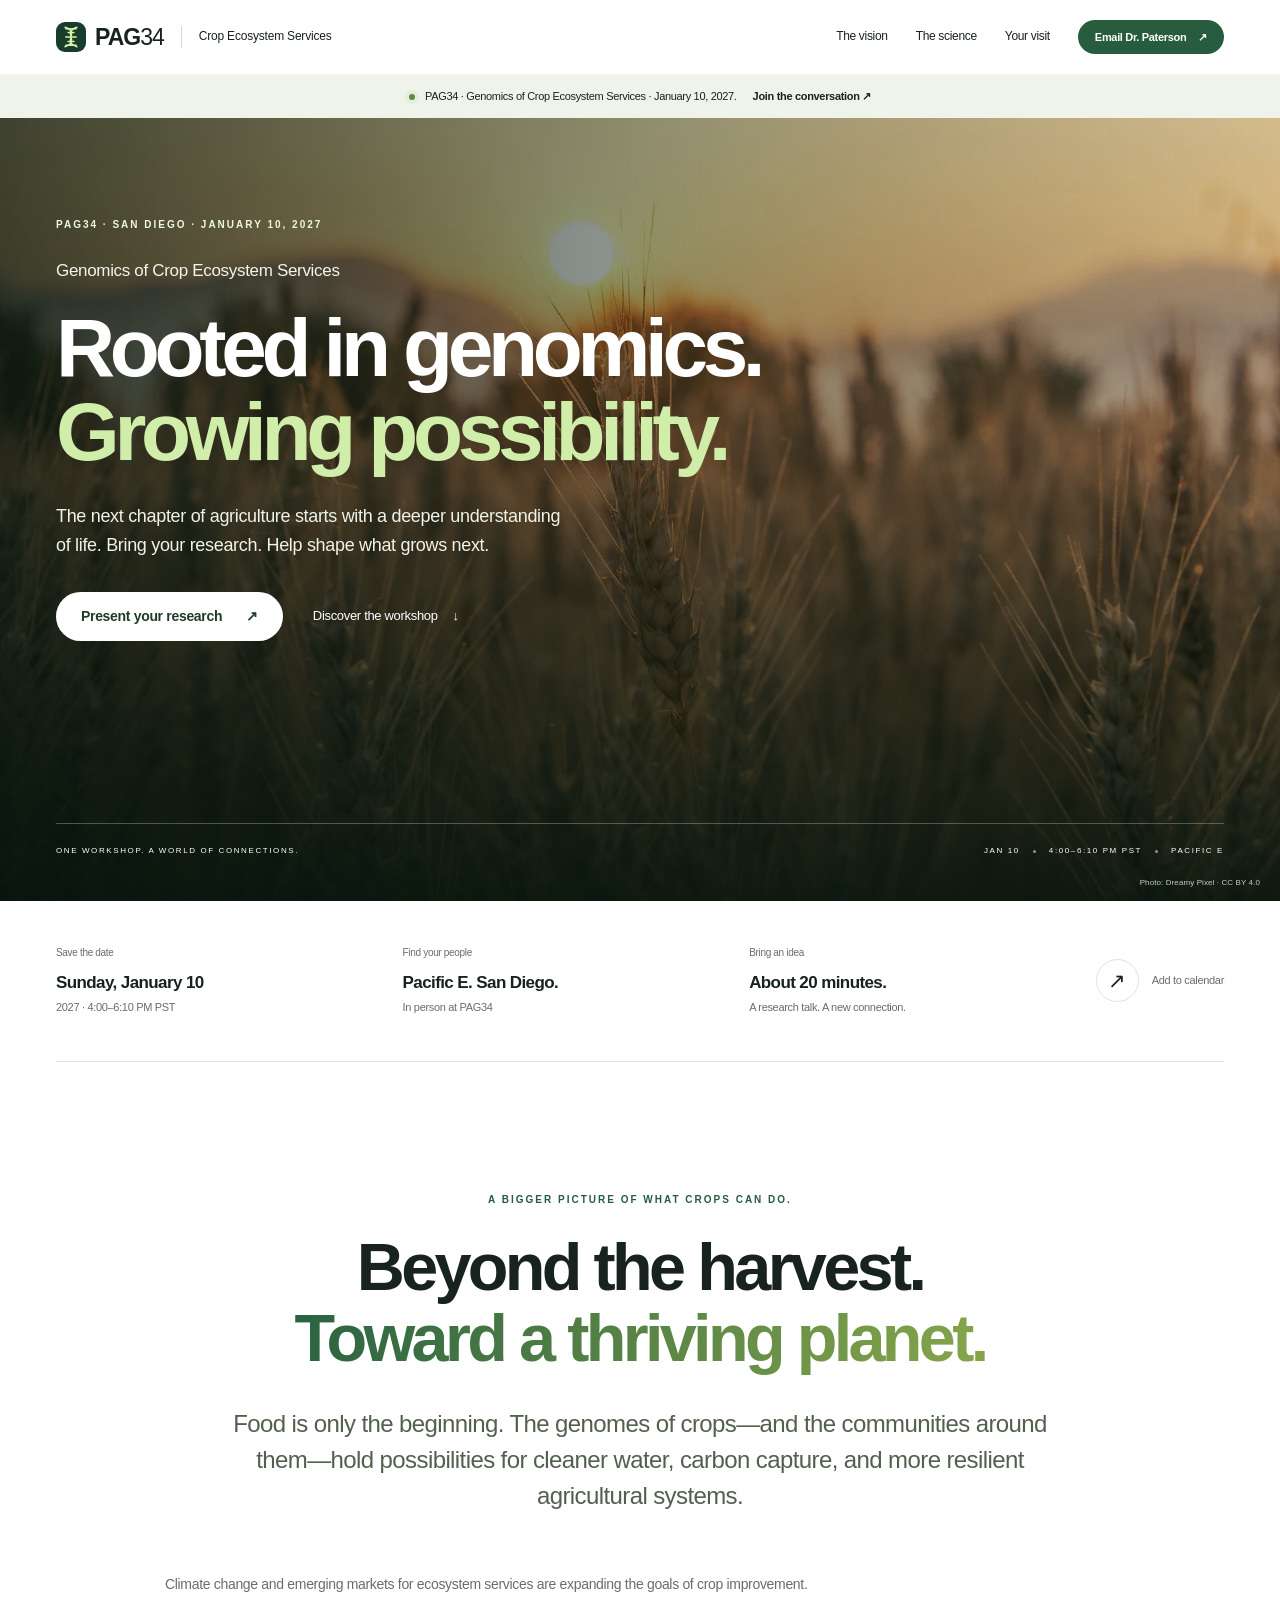
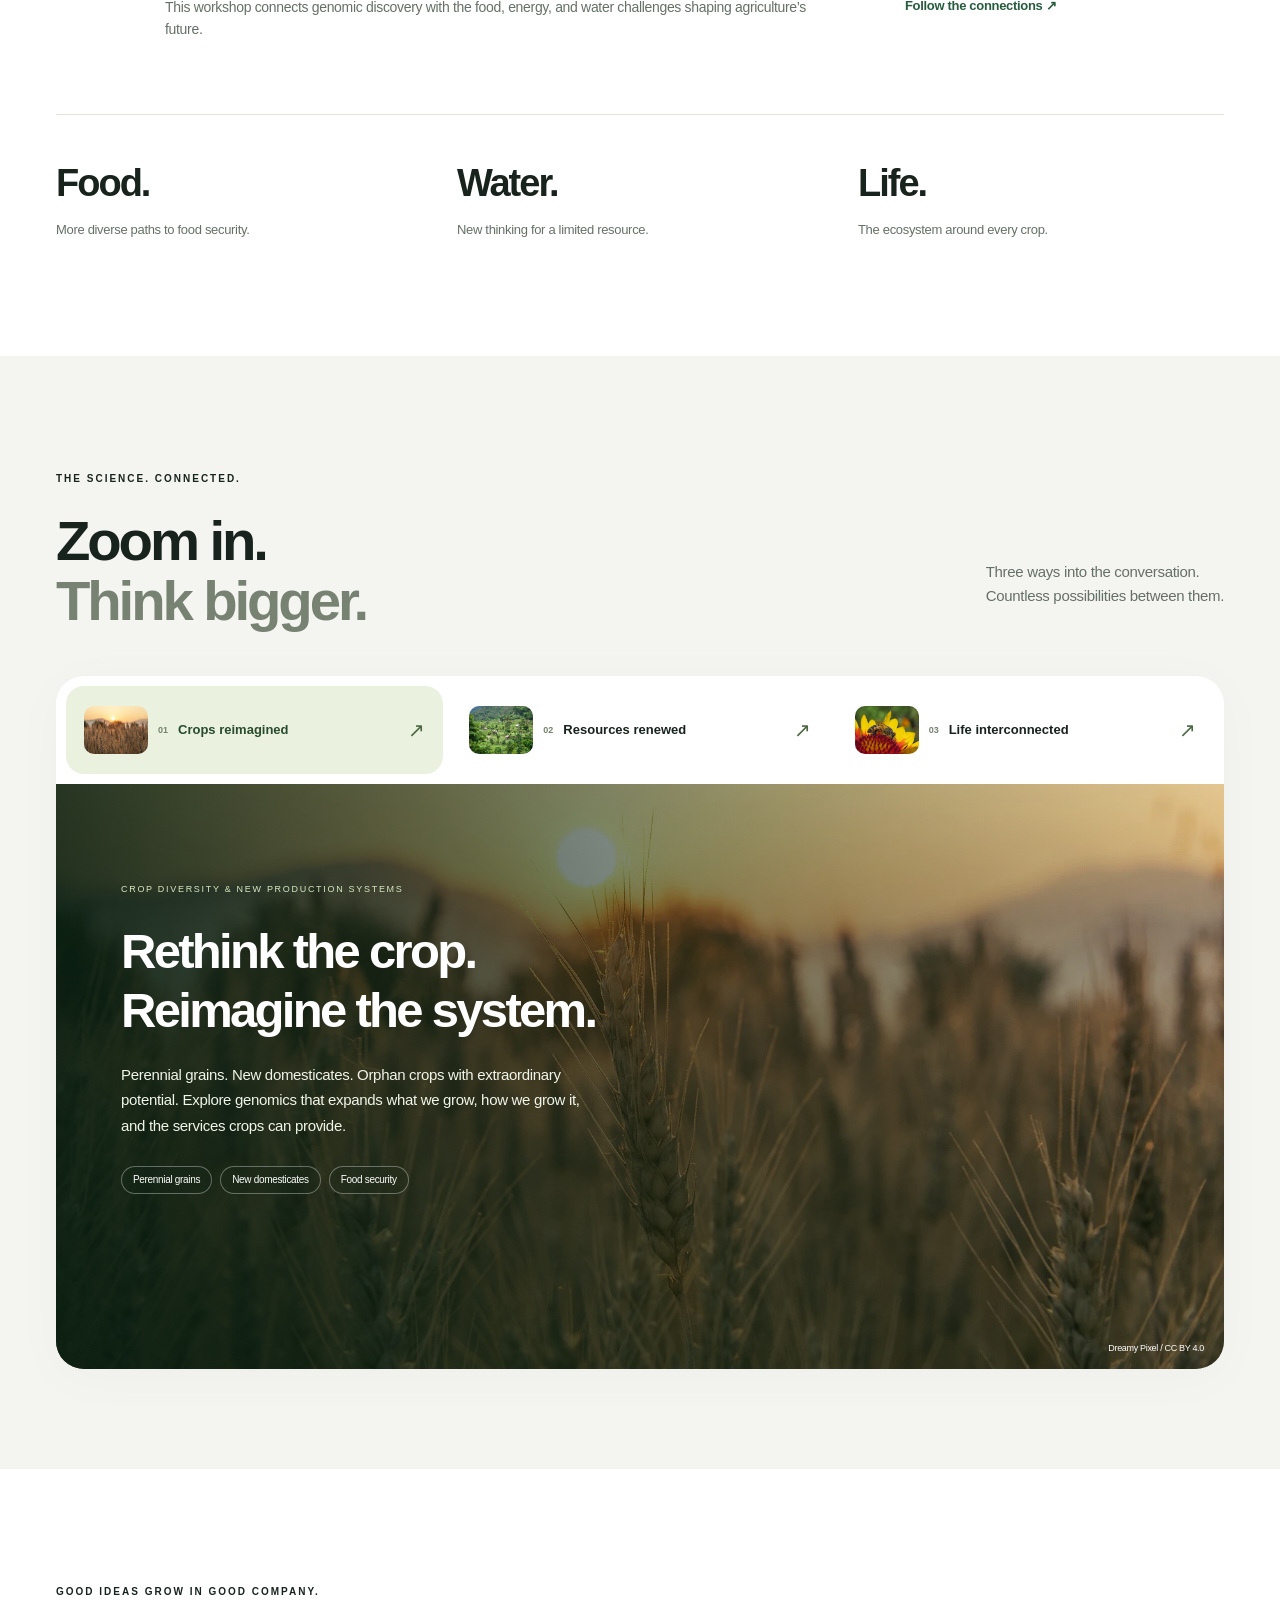
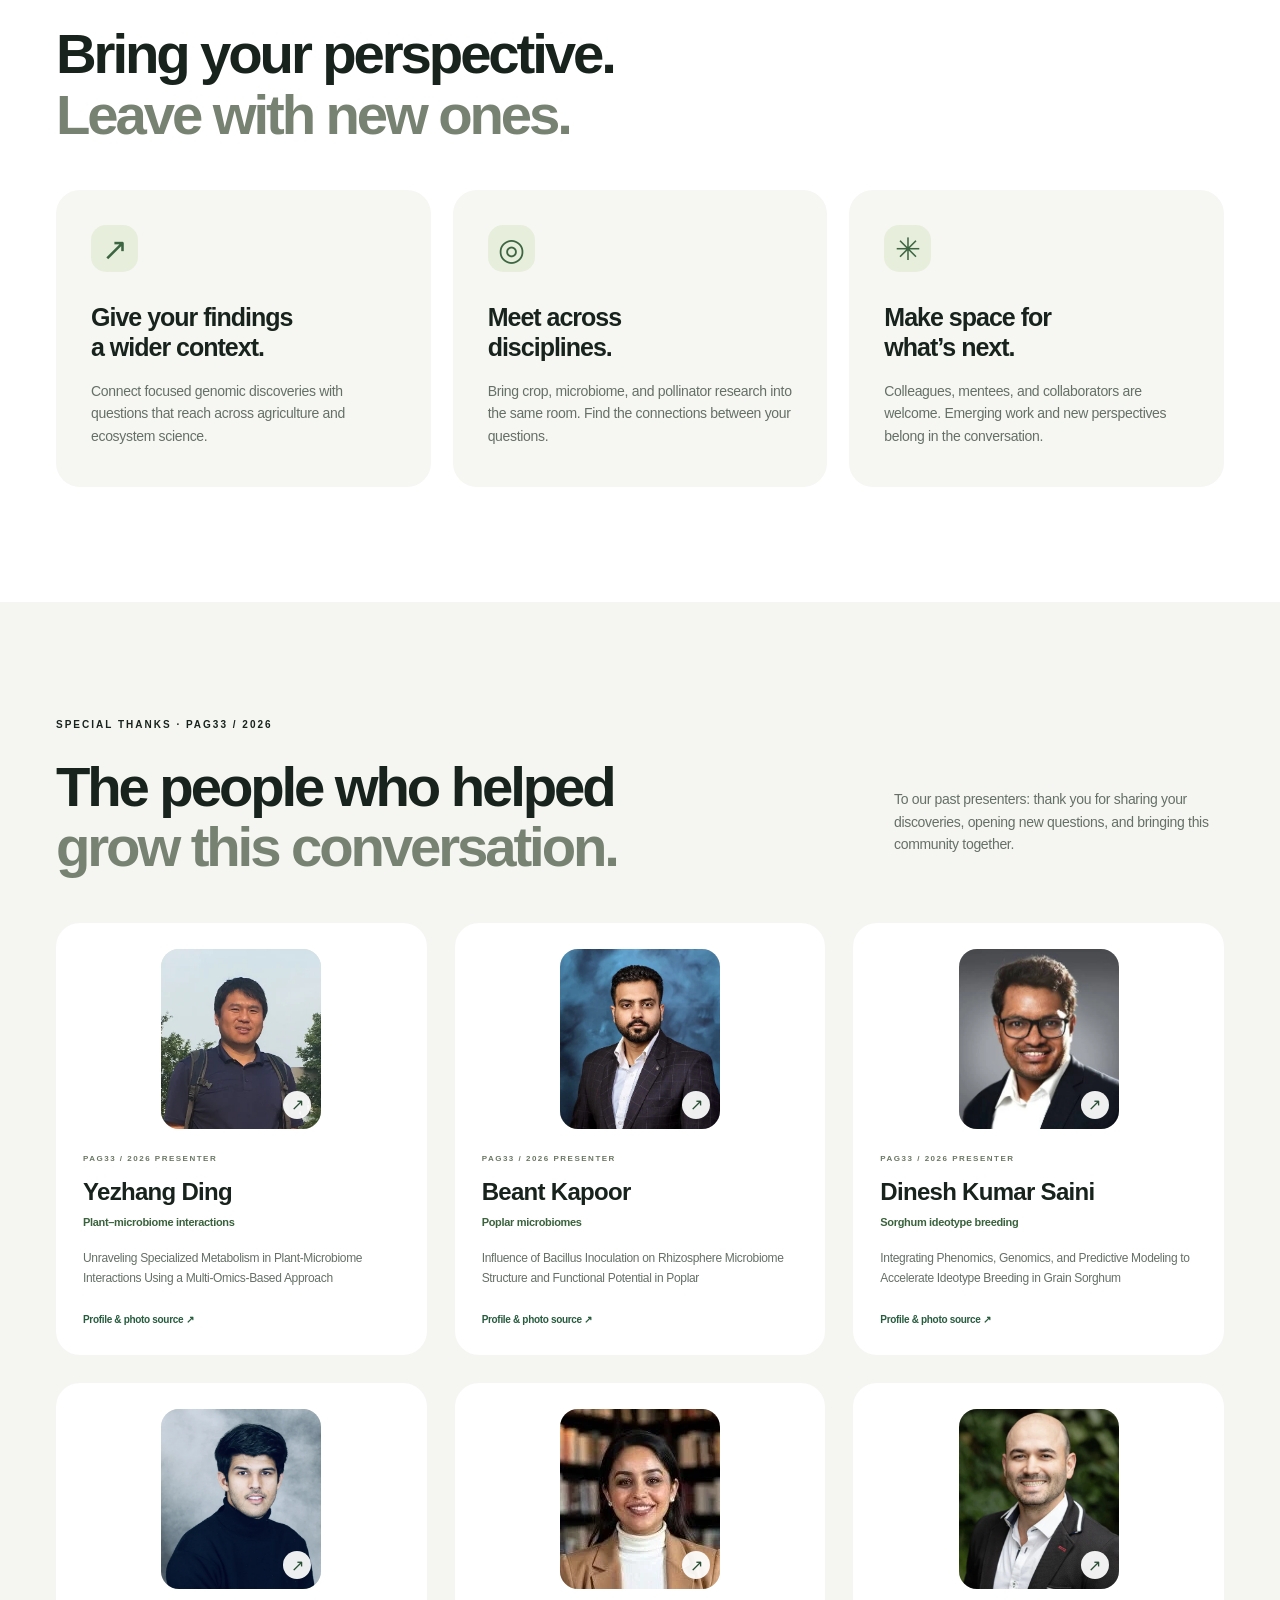
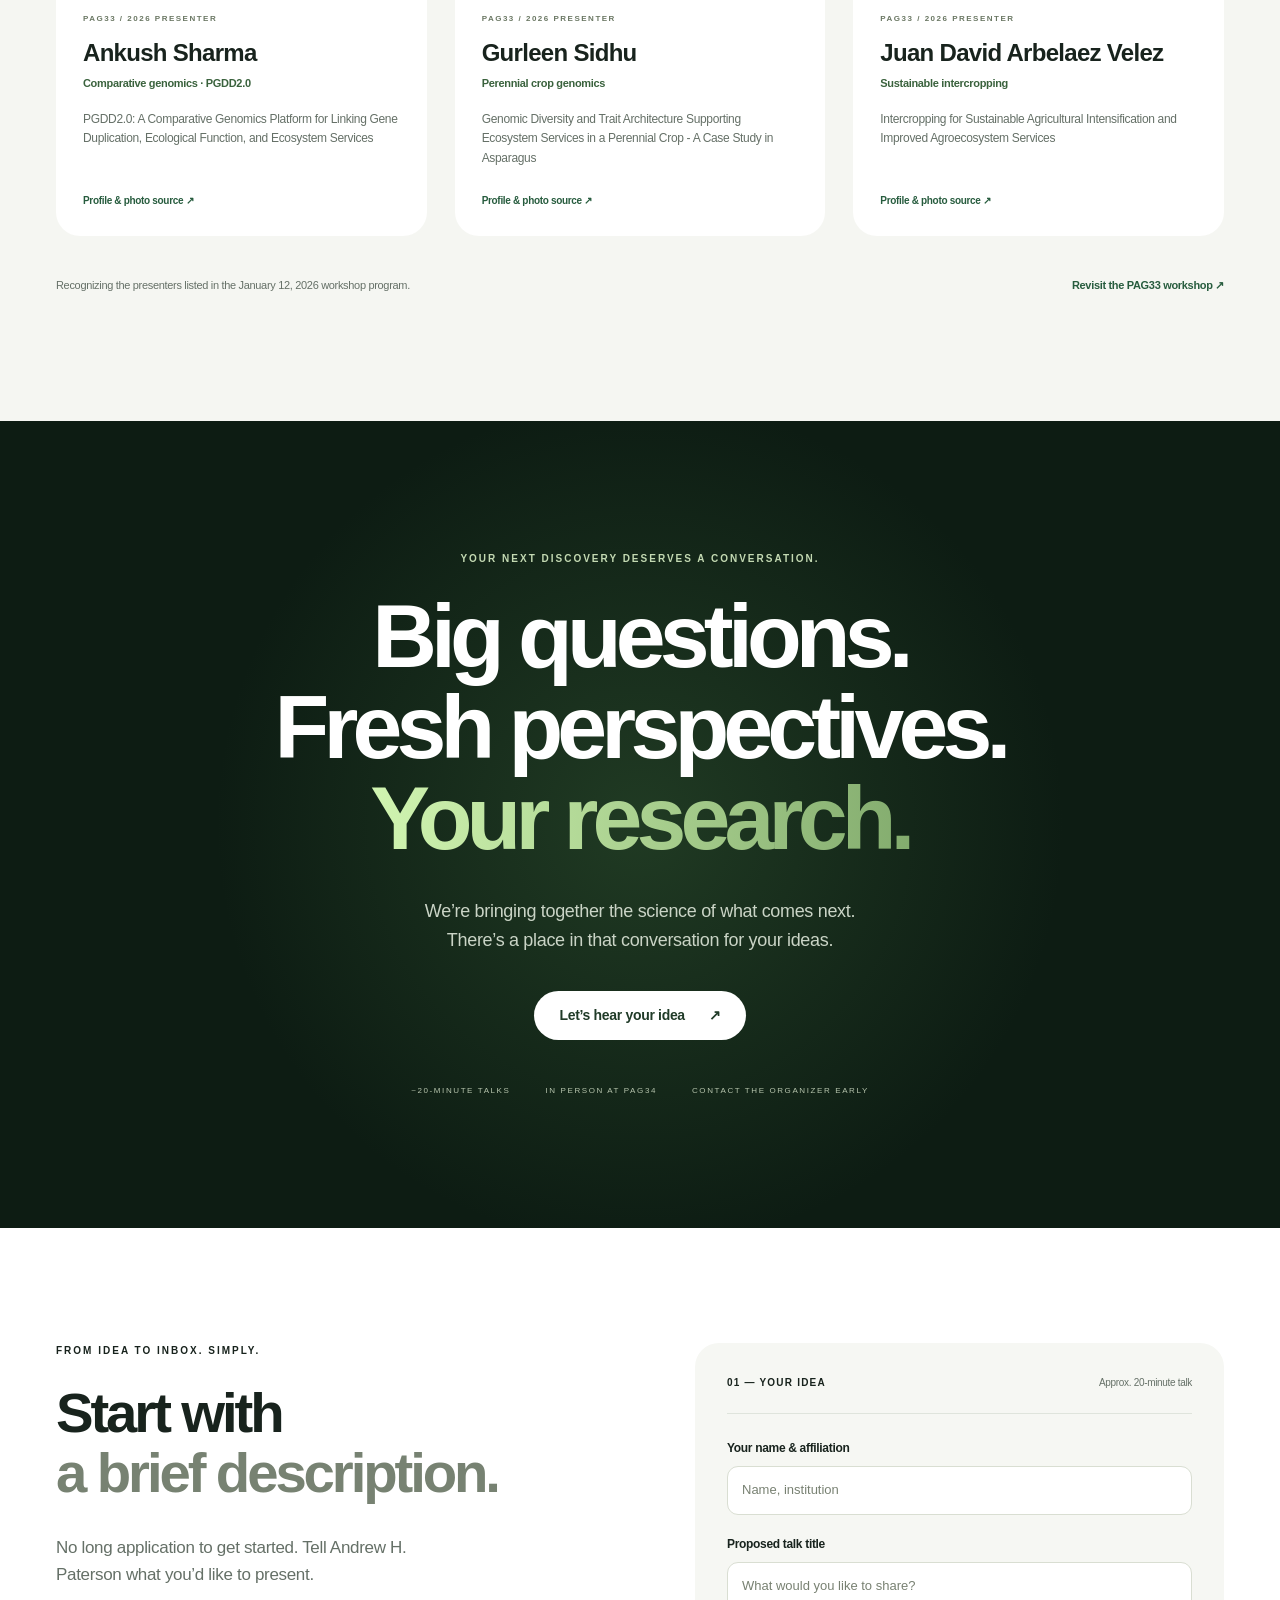
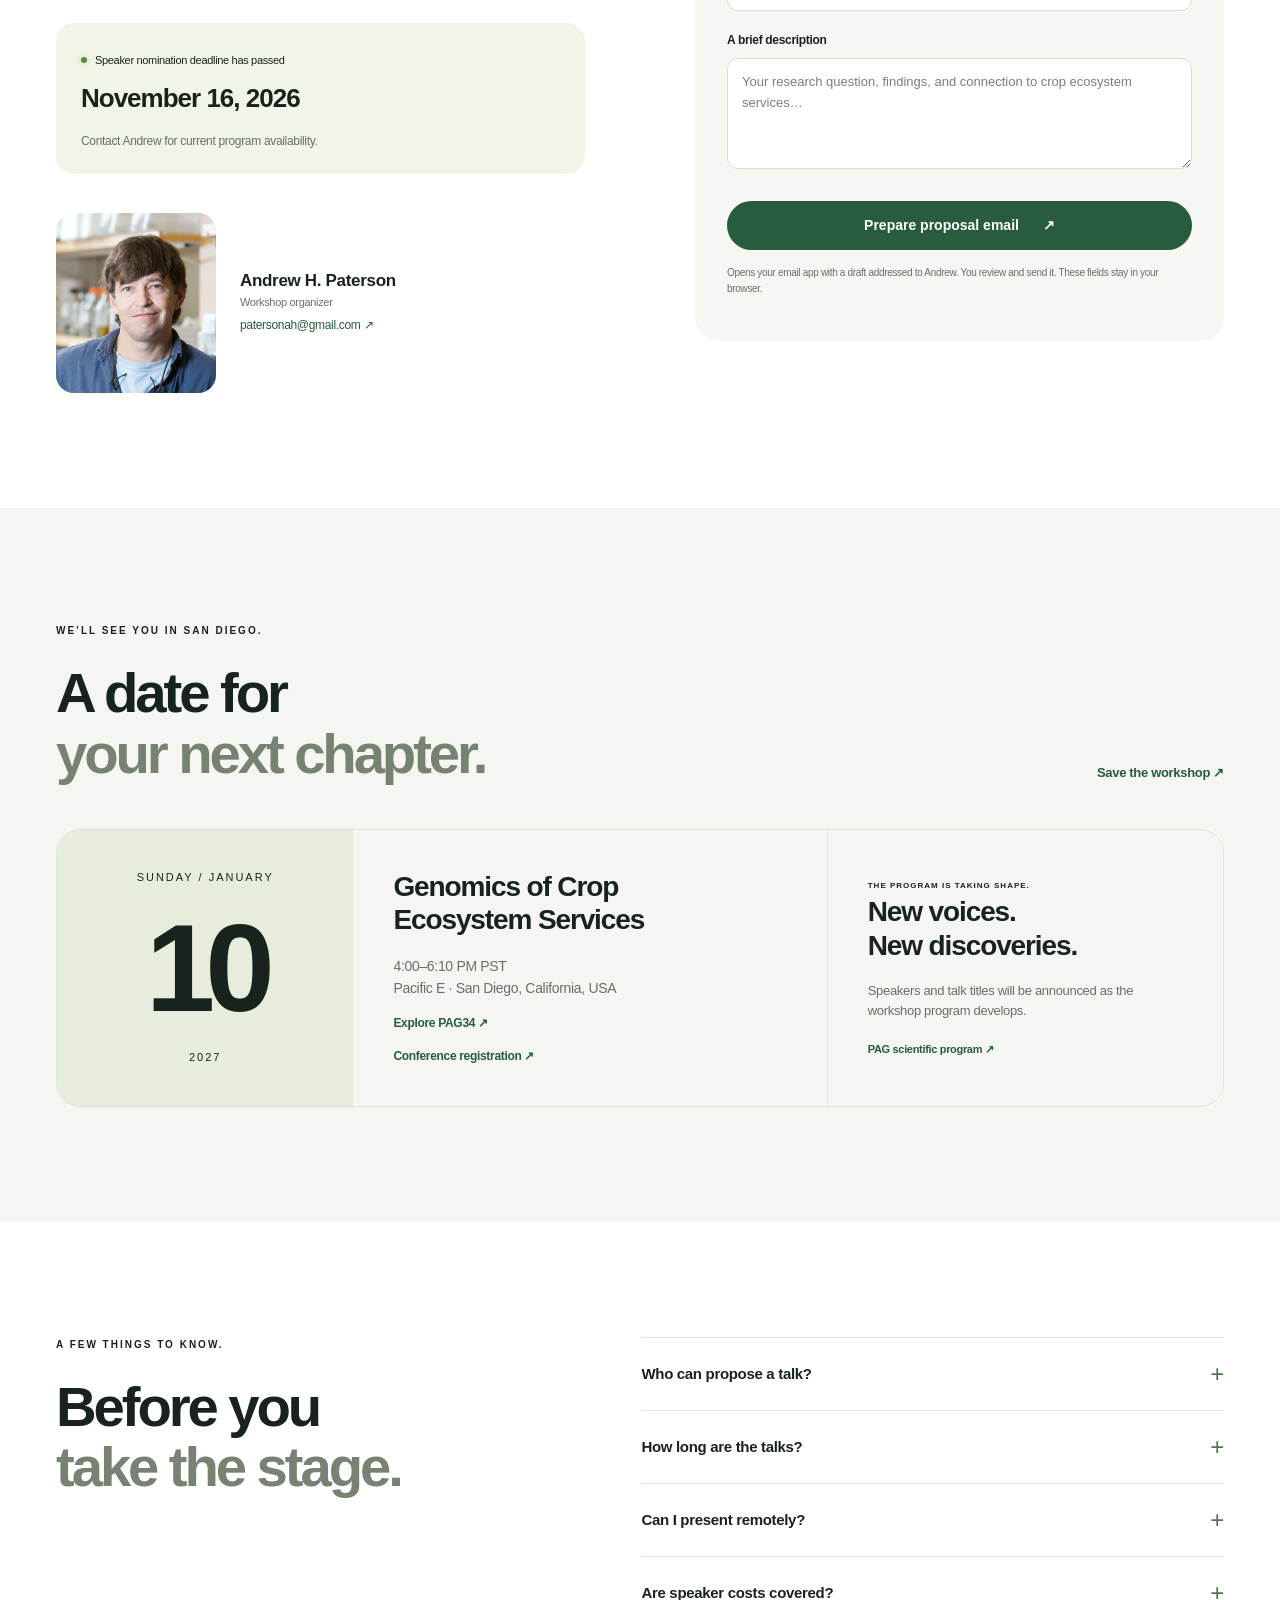
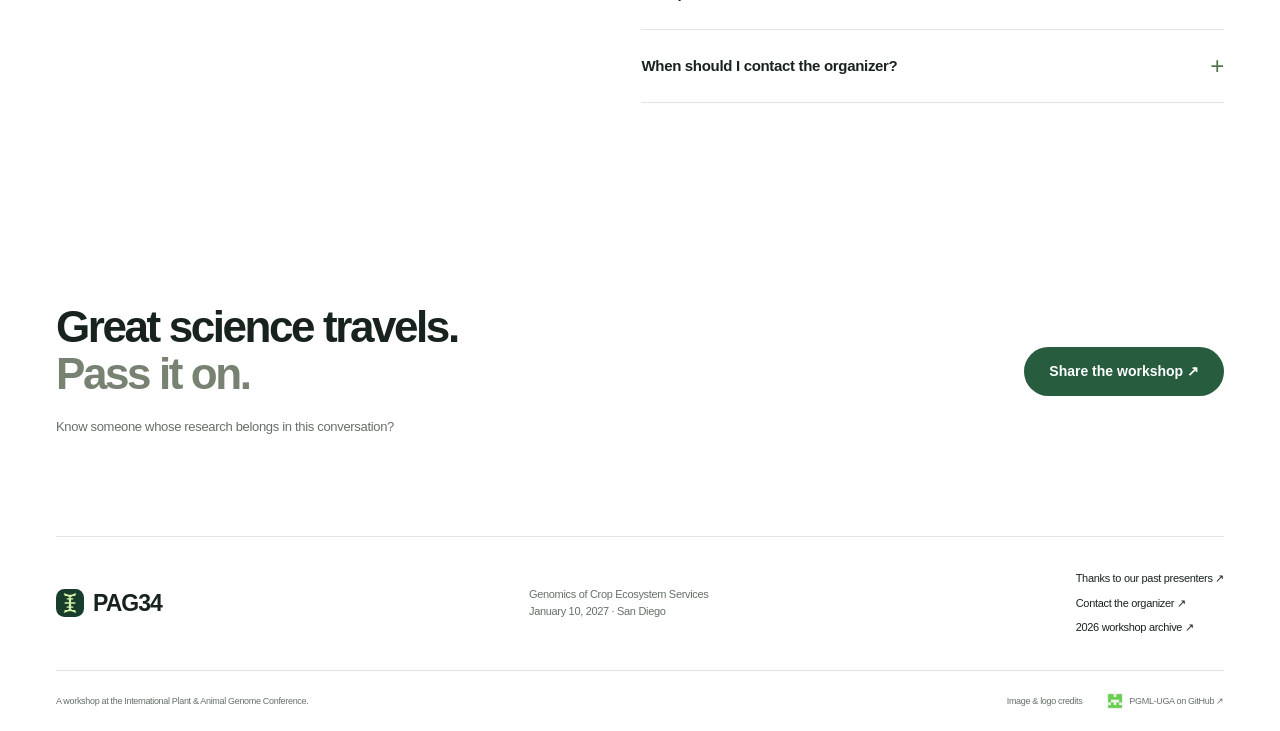
<file: index.html>
<!DOCTYPE html>

<html lang="en"><head><meta charset="utf-8"/><meta content="width=device-width,initial-scale=1" name="viewport"/><title>Genomics of Crop Ecosystem Services | PAG34 · 2027</title><meta content="Explore genomics for resilient crops and thriving ecosystems. PAG34 workshop, January 10, 2027, 4–6:10 PM PST, Pacific E, San Diego. Propose a talk by November 16, 2026." name="description"/><meta content="#101610" name="theme-color"/><meta content="Genomics of Crop Ecosystem Services · PAG34" property="og:title"/><meta content="January 10, 2027 · San Diego. Connecting genomes, agriculture, and the ecosystems that sustain us." property="og:description"/><link href="styles.css" rel="stylesheet"/><script defer="" src="script.js"></script><script type="application/ld+json">{"@context":"https://schema.org","@type":"Event","name":"Genomics of Crop Ecosystem Services — PAG34 Workshop","startDate":"2027-01-10T16:00:00-08:00","endDate":"2027-01-10T18:10:00-08:00","eventAttendanceMode":"https://schema.org/OfflineEventAttendanceMode","location":{"@type":"Place","name":"Pacific E","address":{"@type":"PostalAddress","addressLocality":"San Diego","addressRegion":"CA","addressCountry":"US"}},"organizer":{"@type":"Person","name":"Andrew H. Paterson","email":"patersonah@gmail.com"}}</script><link href="assets/workshop-mark.svg" rel="icon" type="image/svg+xml"/><link as="image" href="assets/wheat.webp" rel="preload"/><noscript><style>.story-tabs{display:none}.story-panel[hidden]{display:block}.proposal-form{display:none}</style></noscript></head><body><a class="skip" href="#main">Skip to content</a>
<header class="site-header"><div class="nav shell"><a aria-label="PAG34 workshop home" class="brand" href="#"><img alt="" height="30" src="assets/workshop-mark.svg" width="30"/><span>PAG<span class="brand-year">34</span></span><span class="brand-divider"></span><span class="brand-caption">Crop Ecosystem Services</span></a><nav aria-label="Main navigation"><a href="#vision">The vision</a><a href="#themes">The science</a><a href="#details">Your visit</a><a class="pill small-pill" href="mailto:patersonah@gmail.com">Email Dr. Paterson <span aria-hidden="true">↗</span></a></nav></div></header>
<div class="announcement"><span class="live-dot"></span><span id="announcement-text">A new season of ideas. Speaker proposals welcome for PAG34.</span><a href="#participate">Join the conversation <span aria-hidden="true">↗</span></a></div>
<main id="main"><section aria-labelledby="hero-title" class="hero"><img alt="Sunlight breaking through clouds over a field of golden wheat" class="hero-image" fetchpriority="high" height="1280" src="assets/wheat.webp" width="1920"/><div class="hero-shade"></div><div class="hero-content shell"><p class="eyebrow">PAG34 · SAN DIEGO · JANUARY 10, 2027</p><p class="workshop-name">Genomics of Crop Ecosystem Services</p><h1 id="hero-title">Rooted in genomics.<br/><span>Growing possibility.</span></h1><p class="hero-intro">The next chapter of agriculture starts with a deeper understanding of life. Bring your research. Help shape what grows next.</p><div class="hero-actions"><a class="pill light-pill" href="#participate">Present your research <span aria-hidden="true">↗</span></a><a class="hero-secondary" href="#vision">Discover the workshop <span aria-hidden="true">↓</span></a></div></div><div class="hero-bottom shell"><span>ONE WORKSHOP. A WORLD OF CONNECTIONS.</span><span>JAN 10 <i></i> 4:00–6:10 PM PST <i></i> PACIFIC E</span></div><a class="photo-credit" href="credits.html">Photo: Dreamy Pixel · CC BY 4.0</a></section>
<section aria-label="Workshop at a glance" class="quick-facts shell"><div><span>Save the date</span><strong>Sunday, January 10</strong><small>2027 · 4:00–6:10 PM PST</small></div><div><span>Find your people</span><strong>Pacific E. San Diego.</strong><small>In person at PAG34</small></div><div><span>Bring an idea</span><strong>About 20 minutes.</strong><small>A research talk. A new connection.</small></div><a aria-label="Download workshop calendar event" class="circle-link" download="" href="workshop.ics"><span aria-hidden="true">↗</span><small>Add to calendar</small></a></section>
<section class="vision section shell" id="vision"><p class="eyebrow reveal">A BIGGER PICTURE OF WHAT CROPS CAN DO.</p><h2 class="reveal">Beyond the harvest.<br/><span class="gradient-text">Toward a thriving planet.</span></h2><p class="vision-lead reveal">Food is only the beginning. The genomes of crops—and the communities around them—hold possibilities for cleaner water, carbon capture, and more resilient agricultural systems.</p><div class="vision-bottom reveal"><p>Climate change and emerging markets for ecosystem services are expanding the goals of crop improvement. This workshop connects genomic discovery with the food, energy, and water challenges shaping agriculture’s future.</p><a class="inline-link" href="#themes">Follow the connections <span aria-hidden="true">↗</span></a></div><div class="impact-strip reveal"><div><strong>Food.</strong><span>More diverse paths to food security.</span></div><div><strong>Water.</strong><span>New thinking for a limited resource.</span></div><div><strong>Life.</strong><span>The ecosystem around every crop.</span></div></div></section>
<section class="science section" id="themes"><div class="shell"><div class="section-heading reveal"><div><p class="eyebrow">THE SCIENCE. CONNECTED.</p><h2>Zoom in.<br/><span>Think bigger.</span></h2></div><p>Three ways into the conversation.<br/>Countless possibilities between them.</p></div><div class="science-explorer reveal"><div aria-label="Explore workshop research themes" class="story-tabs" role="tablist"><button aria-controls="panel-crops" aria-selected="true" id="tab-crops" role="tab" tabindex="0"><img alt="" aria-hidden="true" class="tab-photo" height="48" src="assets/wheat.webp" width="64"/><span>01</span> Crops reimagined <span aria-hidden="true">↗</span></button><button aria-controls="panel-resources" aria-selected="false" id="tab-resources" role="tab" tabindex="-1"><img alt="" aria-hidden="true" class="tab-photo" height="48" src="assets/terraces.webp" width="64"/><span>02</span> Resources renewed <span aria-hidden="true">↗</span></button><button aria-controls="panel-ecosystems" aria-selected="false" id="tab-ecosystems" role="tab" tabindex="-1"><img alt="" aria-hidden="true" class="tab-photo" height="48" src="assets/bee.webp" width="64"/><span>03</span> Life interconnected <span aria-hidden="true">↗</span></button></div><div aria-labelledby="tab-crops" class="story-panel" id="panel-crops" role="tabpanel" tabindex="0"><img alt="A golden wheat field beneath a sunset sky" decoding="async" height="1280" loading="eager" src="assets/wheat.webp" width="1920"/><div class="story-overlay"></div><div class="story-copy"><span class="topic-label">CROP DIVERSITY &amp; NEW PRODUCTION SYSTEMS</span><h3>Rethink the crop.<br/>Reimagine the system.</h3><p>Perennial grains. New domesticates. Orphan crops with extraordinary potential. Explore genomics that expands what we grow, how we grow it, and the services crops can provide.</p><div class="tags"><span>Perennial grains</span><span>New domesticates</span><span>Food security</span></div></div><a class="panel-credit" href="credits.html">Dreamy Pixel / CC BY 4.0</a></div><div aria-labelledby="tab-resources" class="story-panel" hidden="" id="panel-resources" role="tabpanel" tabindex="0"><img alt="Green rice terraces following the contours of hills in East Bali" decoding="async" height="1280" loading="eager" src="assets/terraces.webp" width="1920"/><div class="story-overlay"></div><div class="story-copy"><span class="topic-label">FOOD · ENERGY · WATER</span><h3>Every resource.<br/>A reason to innovate.</h3><p>Connect crop genomes with the challenges of a changing climate. Bring research on carbon capture, water quality, and sustainable agricultural intensification into a shared conversation.</p><div class="tags"><span>Carbon capture</span><span>Water quality</span><span>Climate resilience</span></div></div><a class="panel-credit" href="credits.html">Vyacheslav Argenberg / CC BY 4.0</a></div><div aria-labelledby="tab-ecosystems" class="story-panel" hidden="" id="panel-ecosystems" role="tabpanel" tabindex="0"><img alt="A honeybee visiting a vivid red and yellow Gaillardia flower" decoding="async" height="1280" loading="eager" src="assets/bee.webp" width="1920"/><div class="story-overlay"></div><div class="story-copy"><span class="topic-label">THE WHOLE PHYTOECOSYSTEM</span><h3>No crop grows alone.</h3><p>From plant microbiomes to indispensable pollinators, discover the genes and genomes connecting crops with mutualists, commensals, and parasites—and with the ecosystems they inhabit.</p><div class="tags"><span>Microbiomes</span><span>Pollinators</span><span>Plant partners</span></div></div><a class="panel-credit" href="credits.html">Swallowtail Garden Seeds / CC BY 2.0</a></div></div></div></section>
<section class="reasons section shell"><div class="section-heading reveal"><div><p class="eyebrow">GOOD IDEAS GROW IN GOOD COMPANY.</p><h2>Bring your perspective.<br/><span>Leave with new ones.</span></h2></div></div><div class="reason-grid"><article class="reason reveal"><span aria-hidden="true" class="reason-icon">↗</span><h3>Give your findings<br/>a wider context.</h3><p>Connect focused genomic discoveries with questions that reach across agriculture and ecosystem science.</p></article><article class="reason reveal"><span aria-hidden="true" class="reason-icon">◎</span><h3>Meet across<br/>disciplines.</h3><p>Bring crop, microbiome, and pollinator research into the same room. Find the connections between your questions.</p></article><article class="reason reveal"><span aria-hidden="true" class="reason-icon">✳</span><h3>Make space for<br/>what’s next.</h3><p>Colleagues, mentees, and collaborators are welcome. Emerging work and new perspectives belong in the conversation.</p></article></div></section>
<section class="past-presenters section" id="special-thanks"><div class="shell"><div class="section-heading reveal"><div><p class="eyebrow">SPECIAL THANKS · PAG33 / 2026</p><h2>The people who helped<br/><span>grow this conversation.</span></h2></div><p>To our past presenters: thank you for sharing your discoveries, opening new questions, and bringing this community together.</p></div><div class="presenter-grid"><article class="presenter-card reveal"><a aria-label="View profile and portrait source for Yezhang Ding" class="presenter-photo" href="https://biosciences.lbl.gov/profiles/yezhang-ding/" rel="noopener" target="_blank"><img alt="Yezhang Ding" height="500" loading="lazy" src="assets/presenters/yezhang-ding.webp" width="500"/><span aria-hidden="true" class="portrait-link">↗</span></a><div class="presenter-copy"><span class="presenter-year">PAG33 / 2026 PRESENTER</span><h3>Yezhang Ding</h3><p class="presenter-topic">Plant–microbiome interactions</p><p class="past-talk">Unraveling Specialized Metabolism in Plant-Microbiome Interactions Using a Multi-Omics-Based Approach</p><a class="inline-link" href="https://biosciences.lbl.gov/profiles/yezhang-ding/" rel="noopener" target="_blank">Profile &amp; photo source ↗</a></div></article><article class="presenter-card reveal"><a aria-label="View profile and portrait source for Beant Kapoor" class="presenter-photo" href="https://www.ornl.gov/staff/beant-kapoor/" rel="noopener" target="_blank"><img alt="Beant Kapoor" height="500" loading="lazy" src="assets/presenters/beant-kapoor.webp" width="500"/><span aria-hidden="true" class="portrait-link">↗</span></a><div class="presenter-copy"><span class="presenter-year">PAG33 / 2026 PRESENTER</span><h3>Beant Kapoor</h3><p class="presenter-topic">Poplar microbiomes</p><p class="past-talk">Influence of Bacillus Inoculation on Rhizosphere Microbiome Structure and Functional Potential in Poplar</p><a class="inline-link" href="https://www.ornl.gov/staff/beant-kapoor/" rel="noopener" target="_blank">Profile &amp; photo source ↗</a></div></article><article class="presenter-card reveal"><a aria-label="View profile and portrait source for Dinesh Kumar Saini" class="presenter-photo" href="https://www.depts.ttu.edu/forageresearch/people/saini-dinesh.php" rel="noopener" target="_blank"><img alt="Dinesh Kumar Saini" height="500" loading="lazy" src="assets/presenters/dinesh-saini.webp" width="500"/><span aria-hidden="true" class="portrait-link">↗</span></a><div class="presenter-copy"><span class="presenter-year">PAG33 / 2026 PRESENTER</span><h3>Dinesh Kumar Saini</h3><p class="presenter-topic">Sorghum ideotype breeding</p><p class="past-talk">Integrating Phenomics, Genomics, and Predictive Modeling to Accelerate Ideotype Breeding in Grain Sorghum</p><a class="inline-link" href="https://www.depts.ttu.edu/forageresearch/people/saini-dinesh.php" rel="noopener" target="_blank">Profile &amp; photo source ↗</a></div></article><article class="presenter-card reveal"><a aria-label="View profile and portrait source for Ankush Sharma" class="presenter-photo" href="https://pgml-uga.github.io/plantgenome.github.io/" rel="noopener" target="_blank"><img alt="Ankush Sharma" height="500" loading="lazy" src="assets/presenters/ankush-sharma.webp" width="500"/><span aria-hidden="true" class="portrait-link">↗</span></a><div class="presenter-copy"><span class="presenter-year">PAG33 / 2026 PRESENTER</span><h3>Ankush Sharma</h3><p class="presenter-topic">Comparative genomics · PGDD2.0</p><p class="past-talk">PGDD2.0: A Comparative Genomics Platform for Linking Gene Duplication, Ecological Function, and Ecosystem Services</p><a class="inline-link" href="https://pgml-uga.github.io/plantgenome.github.io/" rel="noopener" target="_blank">Profile &amp; photo source ↗</a></div></article><article class="presenter-card reveal"><a aria-label="View profile and portrait source for Gurleen Sidhu" class="presenter-photo" href="https://www.dnahp.com/team" rel="noopener" target="_blank"><img alt="Gurleen Sidhu" height="500" loading="lazy" src="assets/presenters/gurleen-sidhu.webp" width="500"/><span aria-hidden="true" class="portrait-link">↗</span></a><div class="presenter-copy"><span class="presenter-year">PAG33 / 2026 PRESENTER</span><h3>Gurleen Sidhu</h3><p class="presenter-topic">Perennial crop genomics</p><p class="past-talk">Genomic Diversity and Trait Architecture Supporting Ecosystem Services in a Perennial Crop - A Case Study in Asparagus</p><a class="inline-link" href="https://www.dnahp.com/team" rel="noopener" target="_blank">Profile &amp; photo source ↗</a></div></article><article class="presenter-card reveal"><a aria-label="View profile and portrait source for Juan David Arbelaez Velez" class="presenter-photo" href="https://clacs.illinois.edu/directory/profile/arbelaez" rel="noopener" target="_blank"><img alt="Juan David Arbelaez Velez" height="500" loading="lazy" src="assets/presenters/juan-arbelaez.webp" width="500"/><span aria-hidden="true" class="portrait-link">↗</span></a><div class="presenter-copy"><span class="presenter-year">PAG33 / 2026 PRESENTER</span><h3>Juan David Arbelaez Velez</h3><p class="presenter-topic">Sustainable intercropping</p><p class="past-talk">Intercropping for Sustainable Agricultural Intensification and Improved Agroecosystem Services</p><a class="inline-link" href="https://clacs.illinois.edu/directory/profile/arbelaez" rel="noopener" target="_blank">Profile &amp; photo source ↗</a></div></article></div><div class="past-presenters-footnote"><p>Recognizing the presenters listed in the January 12, 2026 workshop program.</p><a class="inline-link" href="https://pgml-uga.github.io/PAG33/" rel="noopener" target="_blank">Revisit the PAG33 workshop ↗</a></div></div></section>
<section class="invitation section"><div class="invitation-glow"></div><div class="shell reveal"><p class="eyebrow">YOUR NEXT DISCOVERY DESERVES A CONVERSATION.</p><h2>Big questions.<br/>Fresh perspectives.<br/><span>Your research.</span></h2><p>We’re bringing together the science of what comes next.<br/>There’s a place in that conversation for your ideas.</p><a class="pill light-pill" href="#participate">Let’s hear your idea <span aria-hidden="true">↗</span></a><div class="invitation-meta"><span>~20-MINUTE TALKS</span><span>IN PERSON AT PAG34</span><span>CONTACT THE ORGANIZER EARLY</span></div></div></section>
<section class="participate section shell" id="participate"><div class="proposal-intro reveal"><p class="eyebrow">FROM IDEA TO INBOX. SIMPLY.</p><h2>Start with<br/><span>a brief description.</span></h2><p>No long application to get started. Tell Andrew H. Paterson what you’d like to present.</p><div class="deadline-card"><span class="live-dot"></span><span id="call-status">Speaker names due to PAG</span><strong>November 16, 2026</strong><p id="deadline-note">Early requests have the best chance of receiving an available speaking slot.</p></div><div class="organizer"><a aria-label="Andrew H. Paterson’s lab profile" class="organizer-portrait" href="https://pgml-uga.github.io/plantgenome.github.io/" rel="noopener" target="_blank"><img alt="Andrew H. Paterson, workshop organizer" height="140" loading="lazy" src="assets/andrew-paterson.webp" width="120"/></a><div><strong>Andrew H. Paterson</strong><span>Workshop organizer</span><a href="mailto:patersonah@gmail.com">patersonah@gmail.com ↗</a></div></div></div><form class="proposal-form reveal" id="proposal-form"><div class="form-heading"><span class="form-step">01 — YOUR IDEA</span><span>Approx. 20-minute talk</span></div><label for="presenter">Your name &amp; affiliation</label><input autocomplete="organization" id="presenter" maxlength="200" name="presenter" placeholder="Name, institution" required=""/><label for="talk-title">Proposed talk title</label><input id="talk-title" maxlength="250" name="title" placeholder="What would you like to share?" required=""/><label for="talk-summary">A brief description</label><textarea id="talk-summary" maxlength="4000" name="summary" placeholder="Your research question, findings, and connection to crop ecosystem services…" required="" rows="4"></textarea><button class="pill" id="proposal" type="submit">Prepare proposal email <span aria-hidden="true">↗</span></button><p class="form-note">Opens your email app with a draft addressed to Andrew. You review and send it. These fields stay in your browser.</p><div hidden="" id="draft-fallback"><p>Your email app didn’t open? Copy your draft and email <a href="mailto:patersonah@gmail.com">patersonah@gmail.com</a>.</p><button class="inline-link" id="copy-draft" type="button">Copy proposal text ↗</button></div><p id="proposal-status" role="status"></p></form></section>
<section class="visit section" id="details"><div class="shell"><div class="section-heading reveal"><div><p class="eyebrow">WE’LL SEE YOU IN SAN DIEGO.</p><h2>A date for<br/><span>your next chapter.</span></h2></div><a class="inline-link" download="" href="workshop.ics">Save the workshop ↗</a></div><div class="visit-grid reveal"><div class="date-tile"><span>SUNDAY / JANUARY</span><strong>10</strong><span>2027</span></div><div class="visit-info"><h3>Genomics of Crop<br/>Ecosystem Services</h3><p>4:00–6:10 PM PST<br/>Pacific E · San Diego, California, USA</p><a class="inline-link" href="https://www.intlpag.org/PAG/" rel="noopener" target="_blank">Explore PAG34 ↗</a><a class="inline-link" href="https://www.intlpag.org/PAG/attend/registration" rel="noopener" target="_blank">Conference registration ↗</a></div><div class="program-note"><span class="eyebrow">THE PROGRAM IS TAKING SHAPE.</span><h3>New voices.<br/>New discoveries.</h3><p>Speakers and talk titles will be announced as the workshop program develops.</p><a class="inline-link" href="https://www.intlpag.org/PAG/index.php/program/scientific-sessions" rel="noopener" target="_blank">PAG scientific program ↗</a></div></div></div></section>
<section class="faq section shell"><div class="reveal"><p class="eyebrow">A FEW THINGS TO KNOW.</p><h2>Before you<br/><span>take the stage.</span></h2></div><div class="faq-list reveal"><details><summary>Who can propose a talk?<span aria-hidden="true">+</span></summary><p>Researchers working on crops and their wider phytoecosystems are welcome to get in touch. Please circulate this invitation to colleagues, mentees, and collaborators whose work fits the workshop themes.</p></details><details><summary>How long are the talks?<span aria-hidden="true">+</span></summary><p>Talks are approximately 20 minutes. Send a brief description of your proposed subject to Andrew H. Paterson to discuss a possible slot.</p></details><details><summary>Can I present remotely?<span aria-hidden="true">+</span></summary><p>Talks must be presented in person in San Diego. The workshop is Sunday, January 10, 2027, from 4:00 to 6:10 PM PST in Pacific E.</p></details><details><summary>Are speaker costs covered?<span aria-hidden="true">+</span></summary><p>The meeting does not defray any costs for workshop speakers. Please plan for conference registration, travel, and accommodation.</p></details><details><summary>When should I contact the organizer?<span aria-hidden="true">+</span></summary><p>As early as possible. The deadline for the organizer to provide speaker names to PAG is November 16, 2026. Early requests are most likely to receive one of the available slots.</p></details></div></section>

<section class="share-section shell"><div><h2>Great science travels.<br/><span>Pass it on.</span></h2><p>Know someone whose research belongs in this conversation?</p></div><div><button class="pill" id="share" type="button">Share the workshop ↗</button><p id="share-status" role="status"></p></div></section></main>
<footer class="shell"><div class="footer-top"><a class="brand" href="#"><img alt="" height="28" src="assets/workshop-mark.svg" width="28"/>PAG34</a><p>Genomics of Crop Ecosystem Services<br/>January 10, 2027 · San Diego</p><div><a href="#special-thanks">Thanks to our past presenters ↗</a><a href="mailto:patersonah@gmail.com">Contact the organizer ↗</a><a href="https://pgml-uga.github.io/PAG33/">2026 workshop archive ↗</a></div></div><div class="footer-bottom"><span>A workshop at the International Plant &amp; Animal Genome Conference.</span><div><a href="credits.html">Image &amp; logo credits</a><a class="repo-link" href="https://github.com/PGML-UGA/PAG33"><img alt="" height="16" src="assets/pgml.png" width="16"/>PGML-UGA on GitHub ↗</a></div></div></footer><div aria-hidden="true" class="scroll-progress"></div></body></html>
</file>
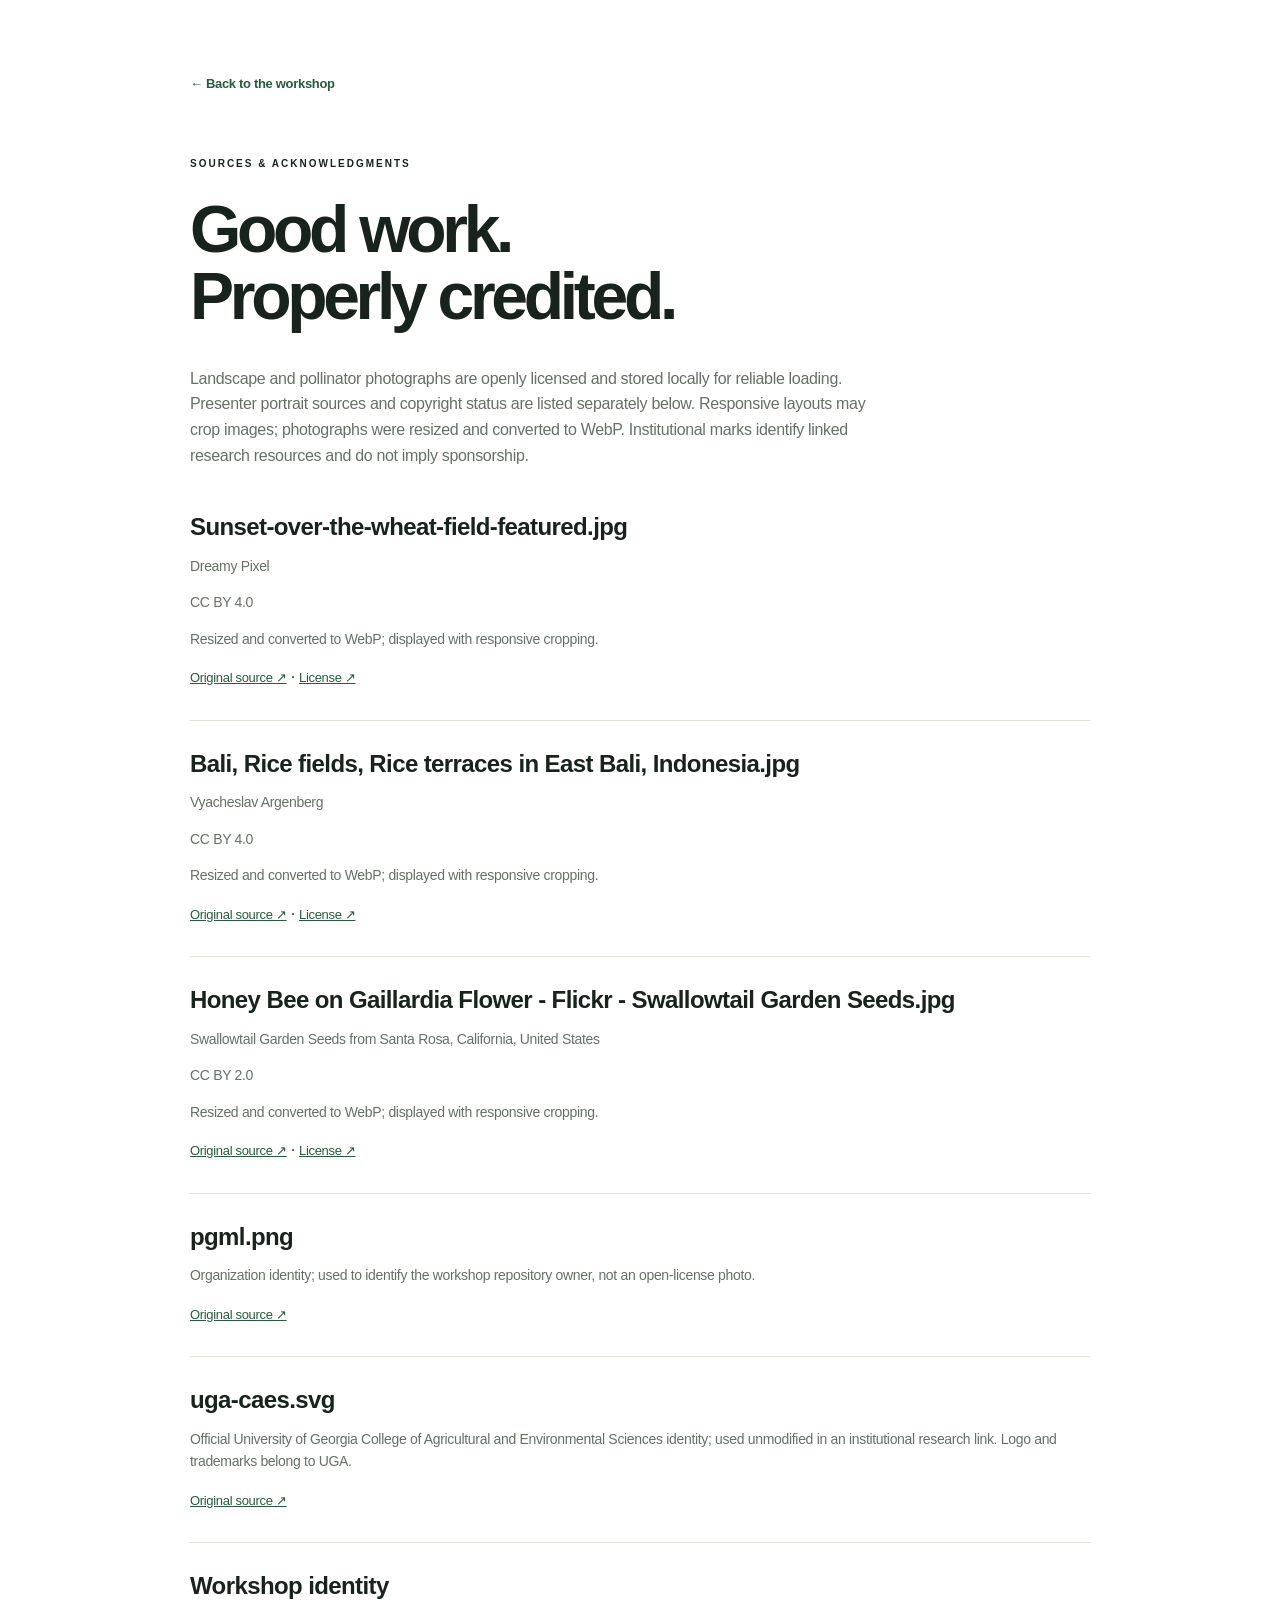
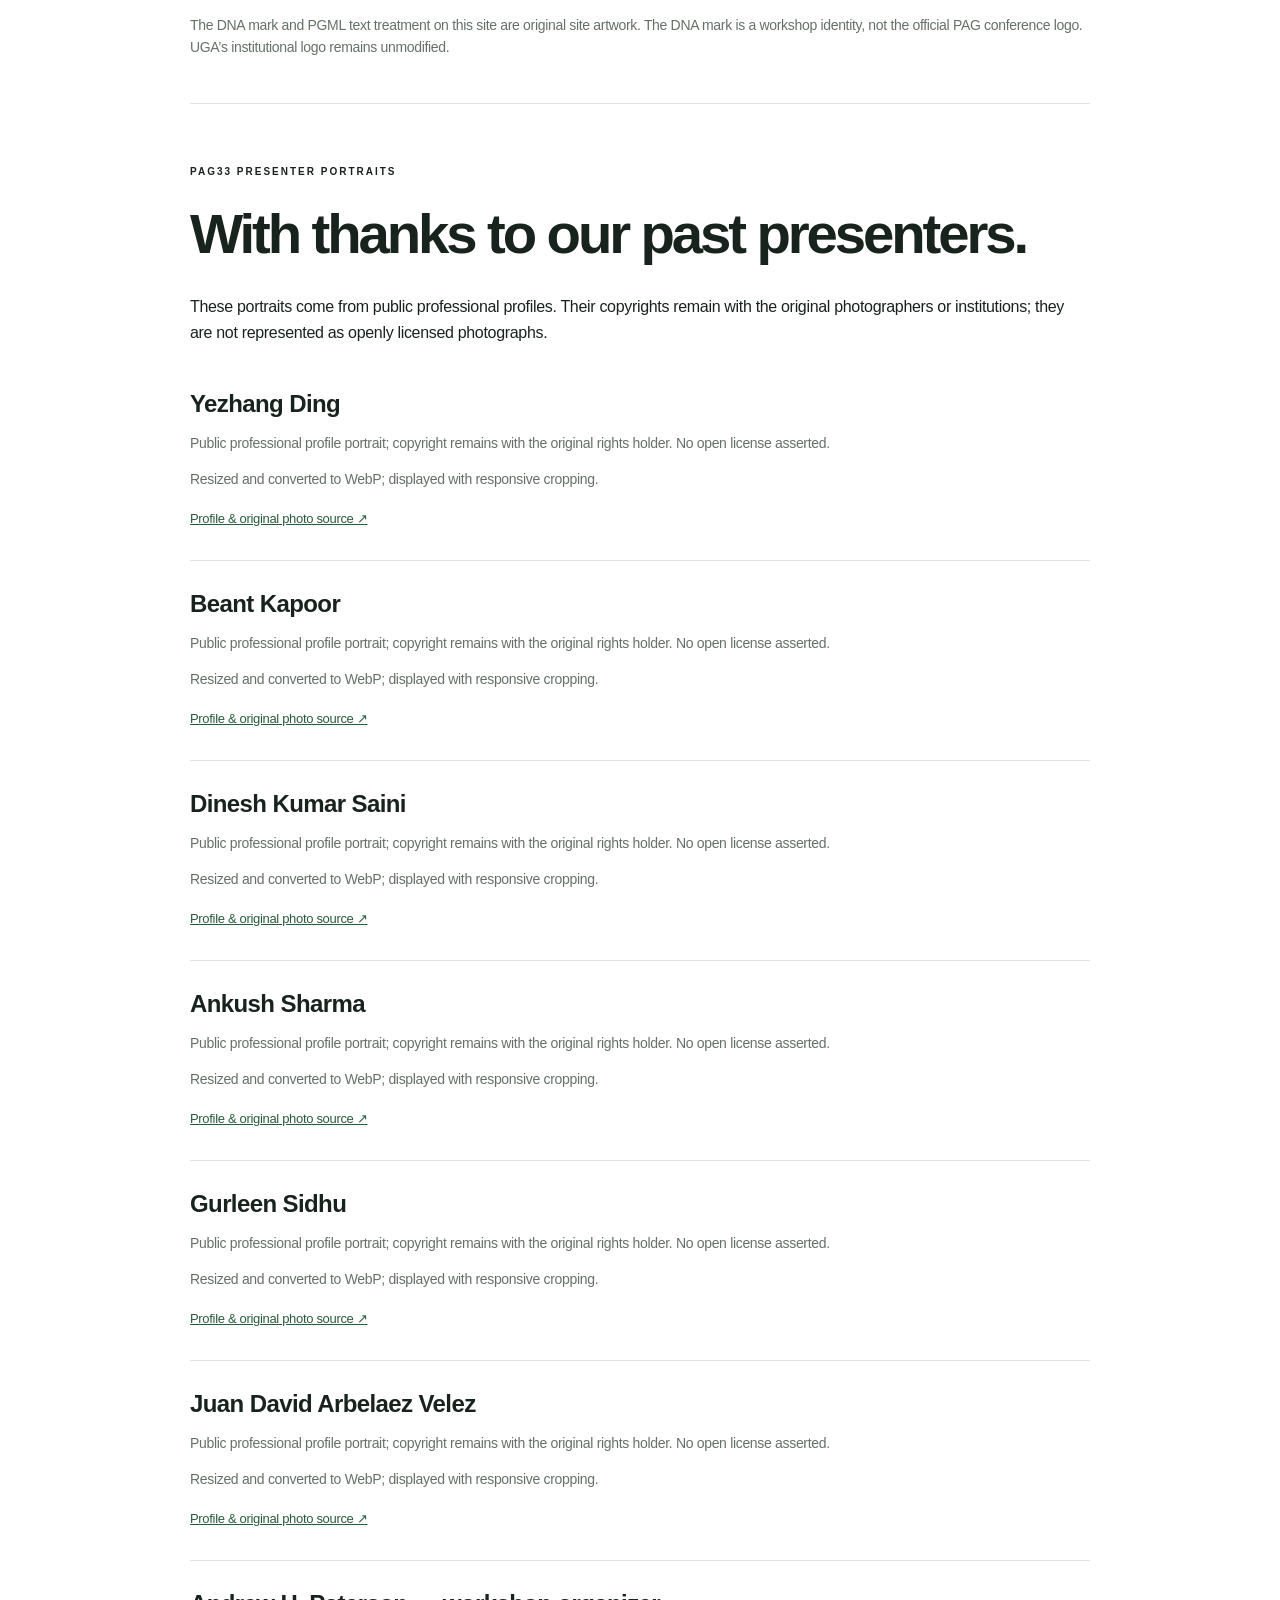
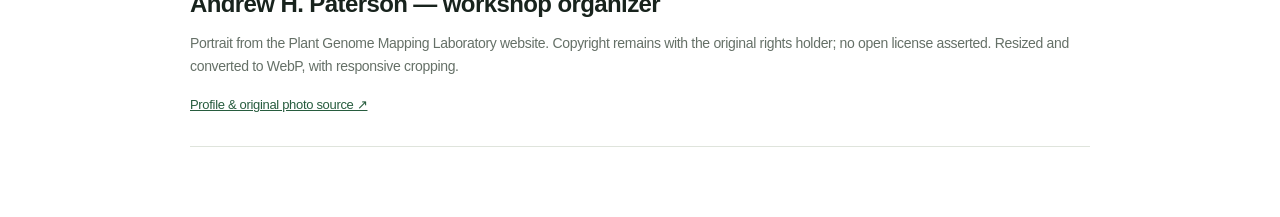
<file: credits.html>
<!doctype html><html lang="en"><head><meta charset="utf-8"><meta name="viewport" content="width=device-width,initial-scale=1"><title>Image &amp; logo credits · PAG34</title><link rel="stylesheet" href="styles.css"></head><body><main class="credits-page shell"><a class="inline-link" href="index.html">← Back to the workshop</a><p class="eyebrow">SOURCES &amp; ACKNOWLEDGMENTS</p><h1>Good work.<br>Properly credited.</h1><p>Landscape and pollinator photographs are openly licensed and stored locally for reliable loading. Presenter portrait sources and copyright status are listed separately below. Responsive layouts may crop images; photographs were resized and converted to WebP. Institutional marks identify linked research resources and do not imply sponsorship.</p><article><h2>Sunset-over-the-wheat-field-featured.jpg</h2><p>Dreamy Pixel</p><p>CC BY 4.0</p><p>Resized and converted to WebP; displayed with responsive cropping.</p><a href="https://commons.wikimedia.org/wiki/File:Sunset-over-the-wheat-field-featured.jpg">Original source ↗</a> · <a href="https://creativecommons.org/licenses/by/4.0">License ↗</a></article><article><h2>Bali, Rice fields, Rice terraces in East Bali, Indonesia.jpg</h2><p>Vyacheslav Argenberg</p><p>CC BY 4.0</p><p>Resized and converted to WebP; displayed with responsive cropping.</p><a href="https://commons.wikimedia.org/wiki/File:Bali,_Rice_fields,_Rice_terraces_in_East_Bali,_Indonesia.jpg">Original source ↗</a> · <a href="https://creativecommons.org/licenses/by/4.0">License ↗</a></article><article><h2>Honey Bee on Gaillardia Flower - Flickr - Swallowtail Garden Seeds.jpg</h2><p>Swallowtail Garden Seeds from Santa Rosa, California, United States</p><p>CC BY 2.0</p><p>Resized and converted to WebP; displayed with responsive cropping.</p><a href="https://commons.wikimedia.org/wiki/File:Honey_Bee_on_Gaillardia_Flower_-_Flickr_-_Swallowtail_Garden_Seeds.jpg">Original source ↗</a> · <a href="https://creativecommons.org/licenses/by/2.0">License ↗</a></article><article><h2>pgml.png</h2><p></p><p>Organization identity; used to identify the workshop repository owner, not an open-license photo.</p><p></p><a href="https://github.com/PGML-UGA">Original source ↗</a></article><article><h2>uga-caes.svg</h2><p></p><p>Official University of Georgia College of Agricultural and Environmental Sciences identity; used unmodified in an institutional research link. Logo and trademarks belong to UGA.</p><p></p><a href="https://cropsoil.uga.edu/research/plant-breeding-genetics-genomics.html">Original source ↗</a></article><article><h2>Workshop identity</h2><p>The DNA mark and PGML text treatment on this site are original site artwork. The DNA mark is a workshop identity, not the official PAG conference logo. UGA’s institutional logo remains unmodified.</p></article><section><p class="eyebrow" style="margin-top:60px">PAG33 PRESENTER PORTRAITS</p><h2>With thanks to our past presenters.</h2><p>These portraits come from public professional profiles. Their copyrights remain with the original photographers or institutions; they are not represented as openly licensed photographs.</p><article><h2>Yezhang Ding</h2><p>Public professional profile portrait; copyright remains with the original rights holder. No open license asserted.</p><p>Resized and converted to WebP; displayed with responsive cropping.</p><a href="https://biosciences.lbl.gov/profiles/yezhang-ding/">Profile &amp; original photo source ↗</a></article><article><h2>Beant Kapoor</h2><p>Public professional profile portrait; copyright remains with the original rights holder. No open license asserted.</p><p>Resized and converted to WebP; displayed with responsive cropping.</p><a href="https://www.ornl.gov/staff/beant-kapoor/">Profile &amp; original photo source ↗</a></article><article><h2>Dinesh Kumar Saini</h2><p>Public professional profile portrait; copyright remains with the original rights holder. No open license asserted.</p><p>Resized and converted to WebP; displayed with responsive cropping.</p><a href="https://www.depts.ttu.edu/forageresearch/people/saini-dinesh.php">Profile &amp; original photo source ↗</a></article><article><h2>Ankush Sharma</h2><p>Public professional profile portrait; copyright remains with the original rights holder. No open license asserted.</p><p>Resized and converted to WebP; displayed with responsive cropping.</p><a href="https://pgml-uga.github.io/plantgenome.github.io/">Profile &amp; original photo source ↗</a></article><article><h2>Gurleen Sidhu</h2><p>Public professional profile portrait; copyright remains with the original rights holder. No open license asserted.</p><p>Resized and converted to WebP; displayed with responsive cropping.</p><a href="https://www.dnahp.com/team">Profile &amp; original photo source ↗</a></article><article><h2>Juan David Arbelaez Velez</h2><p>Public professional profile portrait; copyright remains with the original rights holder. No open license asserted.</p><p>Resized and converted to WebP; displayed with responsive cropping.</p><a href="https://clacs.illinois.edu/directory/profile/arbelaez">Profile &amp; original photo source ↗</a></article></section><article><h2>Andrew H. Paterson — workshop organizer</h2><p>Portrait from the Plant Genome Mapping Laboratory website. Copyright remains with the original rights holder; no open license asserted. Resized and converted to WebP, with responsive cropping.</p><a href="https://pgml-uga.github.io/plantgenome.github.io/">Profile &amp; original photo source ↗</a></article></main></body></html>
</file>
<file: styles.css>
/* PAG34 — editorial, image-led conference experience. */
:root{--ink:#18231d;--muted:#657067;--green:#275c3e;--lime:#c3f29d;--paper:#fff;--soft:#f5f6f2;--line:#dfe4dc;--radius:28px;--header:74px}*{box-sizing:border-box}html{scroll-behavior:smooth;scroll-padding-top:100px}body{margin:0;background:var(--paper);color:var(--ink);font:16px/1.6 -apple-system,BlinkMacSystemFont,"Segoe UI",Arial,sans-serif;letter-spacing:-.02em}button,input,textarea{font:inherit}button,a{-webkit-tap-highlight-color:transparent}button{cursor:pointer}a{color:inherit;text-decoration:none}a:focus-visible,button:focus-visible,summary:focus-visible,input:focus-visible,textarea:focus-visible,[tabindex="0"]:focus-visible{outline:3px solid #528447;outline-offset:5px}button{color:inherit}img{max-width:100%;display:block}button:disabled{cursor:default}.shell{width:min(1280px,calc(100% - 112px));margin-inline:auto}.skip{position:fixed;top:-100px;background:white;padding:12px 22px;z-index:100}.skip:focus{top:10px}.site-header{position:sticky;top:0;z-index:50;background:#fffffff0;backdrop-filter:blur(24px);-webkit-backdrop-filter:blur(24px);border-bottom:1px solid #18231d0d}.nav{height:var(--header);display:flex;align-items:center;justify-content:space-between;gap:20px}.brand{display:inline-flex;align-items:center;gap:9px;font-size:23px;font-weight:750;letter-spacing:-1px}.brand-year{font-weight:400}.brand-divider{width:1px;height:22px;background:#d4dbd2;margin-inline:8px}.brand-caption{font-size:12px;font-weight:500;letter-spacing:-.2px}.nav nav{display:flex;align-items:center;gap:28px;font-size:12px;font-weight:500}.nav nav>a:not(.pill):hover{color:var(--green)}.pill{display:inline-flex;justify-content:center;align-items:center;gap:24px;border:0;border-radius:100px;background:var(--green);color:white;padding:15px 25px;font-size:14px;font-weight:600;line-height:1.35;transition:background .2s,transform .2s,box-shadow .2s;text-align:center}.pill:hover{background:#387a50;transform:translateY(-2px);box-shadow:0 8px 25px #0b2d1818}.small-pill{font-size:11px;padding:10px 17px;gap:12px}.light-pill{background:#fff;color:#203b28}.light-pill:hover{background:#e6f9d8}.announcement{min-height:43px;padding:10px 24px;display:flex;align-items:center;justify-content:center;gap:10px;background:#eff3e9;font-size:11px}.announcement a{font-weight:650;margin-left:6px}.announcement a:hover{text-decoration:underline}.live-dot{display:inline-block;width:6px;height:6px;border-radius:50%;background:#5c8a43;box-shadow:0 0 0 4px #5c8a4312;flex-shrink:0}.hero{position:relative;min-height:780px;height:calc(100svh - 117px);max-height:1050px;background:#263921;color:white;overflow:hidden;isolation:isolate}.hero-image{position:absolute;inset:0;width:100%;height:100%;object-fit:cover;object-position:50% 56%;z-index:-3;animation:hero-arrive 1.5s ease-out both}.hero-shade{position:absolute;inset:0;z-index:-2;background:linear-gradient(90deg,#07150dc4 0%,#09160e70 52%,#0a160c25),linear-gradient(0deg,#07150de0,transparent 55%)}.hero-content{padding-top:clamp(90px,11vh,150px);padding-bottom:155px}.eyebrow{font-size:10px;letter-spacing:2px;font-weight:650;line-height:1.6;margin:0 0 24px}.hero .eyebrow{color:#eef8dc}.workshop-name{font-size:17px;font-weight:500;margin:0 0 22px;color:#f2f6e8}h1{font-size:clamp(56px,6.4vw,96px);line-height:1.025;letter-spacing:-.065em;font-weight:650;margin:0;max-width:1130px}h1 span{color:#d0eda9}.hero-intro{font-size:18px;line-height:1.6;max-width:515px;margin:28px 0 32px;color:#f0f3e8}.hero-actions{display:flex;align-items:center;gap:30px}.hero-secondary{font-size:13px;font-weight:500;display:flex;gap:15px;align-items:center}.hero-secondary:hover{color:#d0eda9}.hero-bottom{position:absolute;bottom:43px;left:0;right:0;display:flex;justify-content:space-between;gap:20px;font-size:8px;letter-spacing:1.6px;border-top:1px solid #fff4;padding-top:21px}.hero-bottom span:last-child{display:flex;align-items:center;gap:13px}.hero-bottom i{width:3px;height:3px;border-radius:50%;background:#fff8}.photo-credit{position:absolute;bottom:11px;right:20px;color:#f4f6ec;font-size:8px;letter-spacing:.1px;opacity:.8}.quick-facts{display:grid;grid-template-columns:1fr 1fr 1fr auto;align-items:center;gap:40px;padding-block:44px;border-bottom:1px solid var(--line)}.quick-facts div{display:flex;flex-direction:column;gap:3px}.quick-facts div>span{font-size:10px;color:var(--muted);margin-bottom:5px}.quick-facts strong{font-size:17px;font-weight:600;letter-spacing:-.6px}.quick-facts small{font-size:11px;color:var(--muted)}.circle-link{display:flex;align-items:center;gap:13px;font-size:11px}.circle-link>span{display:grid;place-items:center;border:1px solid var(--line);border-radius:50%;width:43px;height:43px;font-size:21px;transition:background .2s}.circle-link:hover>span{background:#e5f0db}.section{padding-block:115px}h2{font-size:clamp(42px,4.4vw,66px);line-height:1.07;letter-spacing:-.055em;font-weight:650;margin:0 0 30px}h2 span{color:#778272}.gradient-text{background:linear-gradient(100deg,#2a6241,#87a64b);-webkit-background-clip:text;background-clip:text;color:transparent}h3{font-size:25px;line-height:1.2;font-weight:600;letter-spacing:-.04em;margin:0 0 18px}.vision{padding-top:130px}.vision>.eyebrow{text-align:center;color:var(--green)}.vision>h2{text-align:center;font-size:clamp(50px,5.2vw,78px)}.vision-lead{text-align:center;max-width:830px;margin:32px auto 45px;font-size:24px;line-height:1.5;letter-spacing:-.6px;color:#53604f}.vision-bottom{display:flex;align-items:center;gap:90px;max-width:950px;margin:0 auto 60px}.vision-bottom p{max-width:650px;font-size:14px;color:var(--muted)}.inline-link{color:var(--green);font-size:13px;font-weight:600;border:0;padding:0;background:none;white-space:nowrap}.inline-link:hover{text-decoration:underline;text-underline-offset:5px}.impact-strip{display:grid;grid-template-columns:repeat(3,1fr);gap:35px;border-top:1px solid var(--line);padding-top:38px}.impact-strip div{display:flex;flex-direction:column;gap:6px}.impact-strip strong{font-size:38px;letter-spacing:-2px;font-weight:600}.impact-strip span{font-size:13px;color:var(--muted)}.science{background:#f4f5f0;padding-bottom:100px}.section-heading{display:flex;justify-content:space-between;align-items:flex-end;gap:40px;margin-bottom:45px}.section-heading h2{margin-bottom:0}.section-heading>p{font-size:15px;color:var(--muted);padding-bottom:8px}.science-explorer{border-radius:var(--radius);overflow:hidden;background:#fff;box-shadow:0 8px 55px #1b331807}.story-tabs{display:grid;grid-template-columns:repeat(3,1fr);padding:10px;gap:8px}.story-tabs button{border:0;background:transparent;border-radius:18px;padding:20px 18px;display:flex;align-items:center;gap:12px;font-size:13px;font-weight:550;text-align:left;transition:background .2s}.story-tabs button>span:first-child{font-size:10px;color:#74816d}.story-tabs button>span:last-child{margin-left:auto;font-size:20px;color:#4c6943}.story-tabs button[aria-selected="true"]{background:#eaf1df;color:#284c2d}.story-tabs button:hover{background:#f1f4ed}.story-panel{position:relative;min-height:585px;color:white;isolation:isolate;overflow:hidden}.story-panel[hidden]{display:none}.story-panel>img{position:absolute;inset:0;width:100%;height:100%;object-fit:cover;z-index:-3;transition:transform 1s}.story-panel:hover>img{transform:scale(1.025)}#panel-ecosystems>img{object-position:65% 40%}.story-overlay{position:absolute;inset:0;background:linear-gradient(90deg,#061d10dd,#071a0d7a 52%,#00160712),linear-gradient(0deg,#001b0b5e,transparent);z-index:-2}.story-copy{position:relative;padding:90px 65px 75px;max-width:650px}.topic-label{font-size:9px;letter-spacing:1.7px;color:#d7e9c2}.story-copy h3{font-size:49px;letter-spacing:-2.7px;margin:22px 0}.story-copy p{font-size:15px;line-height:1.7;color:#f0f5e9;max-width:460px}.tags{display:flex;flex-wrap:wrap;gap:8px;margin-top:28px}.tags span{font-size:10px;border:1px solid #ffffff55;border-radius:100px;padding:5px 11px;background:#102a1820;backdrop-filter:blur(10px)}.panel-credit{position:absolute;right:20px;bottom:14px;font-size:9px;color:#fff}.reason-grid{display:grid;grid-template-columns:repeat(3,1fr);gap:22px}.reason{padding:35px;background:#f6f7f3;border-radius:24px;transition:transform .3s}.reason:hover{transform:translateY(-5px)}.reason-icon{display:grid;place-items:center;width:47px;height:47px;border-radius:15px;background:#e7efdc;color:#3c6542;font-size:31px;margin-bottom:30px}.reason h3{font-size:25px}.reason p{font-size:14px;color:var(--muted);margin-bottom:5px}.invitation{position:relative;background:#0d1c13;color:white;text-align:center;overflow:hidden;isolation:isolate;padding-block:130px}.invitation-glow{position:absolute;width:1000px;height:1000px;left:50%;top:50%;transform:translate(-50%,-50%);background:radial-gradient(ellipse,#416f3f5e,transparent 60%);z-index:-1}.invitation .eyebrow{color:#c3d9b2}.invitation h2{font-size:clamp(58px,7vw,104px);line-height:1.02;letter-spacing:-.065em}.invitation h2 span{background:linear-gradient(90deg,#d1f5b1,#83ac6e);background-clip:text;-webkit-background-clip:text;color:transparent}.invitation p:not(.eyebrow){font-size:18px;color:#cad4c6;margin:32px 0}.invitation .pill{margin:5px 0 45px}.invitation-meta{display:flex;justify-content:center;gap:35px;font-size:8px;letter-spacing:1.6px;color:#b6c4ad}.participate{display:grid;grid-template-columns:1fr 1fr;gap:110px;align-items:start}.proposal-intro>p:not(.eyebrow){font-size:17px;color:var(--muted);max-width:380px}.deadline-card{padding:23px 25px;background:#f1f5e8;border-radius:18px;margin:35px 0}.deadline-card>.live-dot{vertical-align:middle;margin-right:8px}.deadline-card>span:not(.live-dot){font-size:11px}.deadline-card strong{display:block;font-size:26px;letter-spacing:-1px;margin-top:7px;font-weight:600}.deadline-card p{font-size:12px;color:var(--muted);max-width:330px;margin-bottom:0}.organizer{display:flex;gap:15px;align-items:center;margin-top:30px}.avatar{display:grid;place-items:center;width:52px;height:52px;background:#edf0e7;border-radius:50%;font-size:15px;font-weight:600}.organizer>div{display:flex;flex-direction:column;font-size:12px}.organizer strong{font-weight:600;font-size:14px}.organizer span:not(.avatar){color:var(--muted);font-size:11px}.organizer a{font-size:12px;color:var(--green);margin-top:4px}.proposal-form{padding:32px;background:#f6f7f3;border-radius:24px}.form-heading{display:flex;justify-content:space-between;gap:15px;border-bottom:1px solid var(--line);padding-bottom:22px;margin-bottom:25px;font-size:10px;color:var(--muted)}.form-step{letter-spacing:1.2px;color:var(--ink);font-weight:600}.proposal-form label{display:block;font-size:12px;font-weight:600;margin:20px 0 8px}.proposal-form input,.proposal-form textarea{border:1px solid #d9ded2;border-radius:11px;background:#fff;width:100%;padding:13px 14px;color:var(--ink);font-size:13px;resize:vertical}.proposal-form input::placeholder,.proposal-form textarea::placeholder{color:#788172}.proposal-form .pill{width:100%;margin-top:24px}.form-note{font-size:10px;color:var(--muted);line-height:1.6;margin-top:15px}.proposal-form #proposal-status{font-size:12px;color:var(--green)}#draft-fallback{font-size:12px;border-top:1px solid var(--line);margin-top:18px;padding-top:10px}#draft-fallback a{text-decoration:underline}.visit{background:#f5f6f2}.visit-grid{display:grid;grid-template-columns:.75fr 1.2fr 1fr;border:1px solid var(--line);border-radius:24px;overflow:hidden}.date-tile{background:#e6eddc;display:flex;flex-direction:column;align-items:center;justify-content:center;padding:35px 20px}.date-tile>span{font-size:11px;letter-spacing:2px}.date-tile>strong{font-size:125px;line-height:1.3;letter-spacing:-10px;font-weight:550}.visit-info{padding:40px;border-right:1px solid var(--line)}.visit-info h3{font-size:28px}.visit-info p{font-size:14px;color:var(--muted)}.visit-info a{display:block;margin-top:14px;font-size:12px}.program-note{padding:40px}.program-note .eyebrow{font-size:8px;letter-spacing:1px}.program-note h3{font-size:28px}.program-note p{font-size:13px;color:var(--muted)}.program-note .inline-link{font-size:11px}.faq{display:grid;grid-template-columns:1fr 1.2fr;gap:100px}.faq-list details{border-bottom:1px solid var(--line)}.faq-list details:first-child{border-top:1px solid var(--line)}summary{list-style:none;cursor:pointer;display:flex;justify-content:space-between;gap:20px;padding:24px 0;font-size:15px;font-weight:550}summary::-webkit-details-marker{display:none}summary span{font-size:24px;line-height:1;color:#52734b;font-weight:400;transition:transform .2s}details[open] summary span{transform:rotate(45deg)}details p{font-size:14px;color:var(--muted);margin:0 30px 25px 0}.community{display:grid;grid-template-columns:1fr 1fr 1fr;gap:50px;align-items:center;border-top:1px solid var(--line);border-bottom:1px solid var(--line);padding-block:40px}.community .eyebrow{font-size:8px;margin-bottom:10px}.community h3{font-size:20px;max-width:240px;margin:0}.community-logo img{width:285px;height:auto;max-height:75px;object-fit:contain;object-position:left}.community-logo>span{display:block;color:var(--muted);font-size:10px;margin-top:13px}.lab-link{display:flex;align-items:center;gap:15px;font-size:11px}.lab-monogram{border-left:3px solid #2f5940;padding:8px 12px;font-size:22px;font-weight:700;letter-spacing:-1px}.lab-link small{color:var(--muted);font-size:10px}.share-section{padding-block:85px;display:flex;justify-content:space-between;gap:30px;align-items:center}.share-section h2{font-size:44px;margin-bottom:20px}.share-section p{font-size:13px;color:var(--muted)}#share-status{max-width:220px;font-size:11px}footer{border-top:1px solid var(--line)}.footer-top{display:flex;justify-content:space-between;gap:25px;align-items:center;padding-block:33px}.footer-top p{font-size:11px;color:var(--muted)}.footer-top>div{display:flex;flex-direction:column;font-size:11px;gap:7px}.footer-bottom{display:flex;justify-content:space-between;align-items:center;gap:25px;border-top:1px solid var(--line);padding-block:22px;font-size:9px;color:var(--muted)}.footer-bottom>div{display:flex;gap:25px;align-items:center}.repo-link{display:flex;align-items:center;gap:6px}.repo-link img{border-radius:3px}.scroll-progress{position:fixed;left:0;top:0;height:2px;z-index:100;background:#83b75b;width:0;pointer-events:none}.js-ready .reveal{opacity:0;transform:translateY(24px);transition:opacity .75s ease,transform .75s cubic-bezier(.2,.7,.2,1)}.js-ready .reveal.visible{opacity:1;transform:none}.credits-page{max-width:900px;padding-block:70px}.credits-page>.eyebrow{margin-top:60px}.credits-page h1{font-size:66px;margin-bottom:35px}.credits-page>p:not(.eyebrow){color:var(--muted);max-width:700px}.credits-page article{padding:30px 0;border-bottom:1px solid var(--line);overflow-wrap:anywhere}.credits-page article h2{font-size:24px;letter-spacing:-.6px;margin-bottom:15px}.credits-page article p{font-size:14px;color:var(--muted)}.credits-page article a{font-size:13px;color:var(--green);text-decoration:underline}@keyframes hero-arrive{from{transform:scale(1.045)}to{transform:scale(1)}}
@media(min-width:1600px){.hero-content{padding-top:150px}.hero h1{font-size:100px}}
@media(max-width:1100px){.shell{width:calc(100% - 64px)}.brand-caption{display:none}.brand-divider{display:none}.nav nav{gap:22px}.hero{min-height:720px}.hero h1{font-size:75px}.hero-intro{font-size:17px}.quick-facts{gap:20px}.quick-facts strong{font-size:15px}.circle-link{flex-direction:column;gap:5px}.vision-bottom{gap:35px}.participate{gap:50px}.story-copy{padding-left:45px}.visit-info,.program-note{padding:28px}.visit-info h3,.program-note h3{font-size:24px}.faq{gap:45px}.reason{padding:28px}.community{gap:25px}.lab-link{flex-direction:column;align-items:start;gap:8px}.lab-monogram{font-size:20px;padding:3px 10px}.footer-bottom{font-size:8px}}
@media(max-width:760px){:root{--header:65px}.shell{width:calc(100% - 40px)}.nav nav>a:not(.pill){display:none}.nav .small-pill{font-size:11px}.brand{font-size:22px}.announcement{font-size:9px;gap:8px;min-height:52px;padding:10px 20px;flex-wrap:wrap;line-height:1.4}.announcement a{margin-left:0}.hero{height:auto;min-height:735px}.hero-content{padding-top:80px;padding-bottom:160px}.hero-image{object-position:58% 50%}.hero-shade{background:linear-gradient(90deg,#07150dbb,#07150d4a),linear-gradient(0deg,#07150df2,transparent 75%)}.hero .eyebrow{font-size:8px;letter-spacing:1.2px}.workshop-name{font-size:13px;margin-bottom:23px}.hero h1{font-size:clamp(50px,8.9vw,70px);letter-spacing:-.06em;line-height:1.03;max-width:650px}.hero-intro{font-size:16px;max-width:390px;margin-top:25px}.hero-actions{gap:24px;flex-wrap:wrap}.hero-actions .pill{font-size:12px;padding:14px 21px}.hero-secondary{font-size:11px}.hero-bottom{bottom:40px;flex-direction:column;font-size:7px;gap:12px;padding-top:17px;letter-spacing:1.2px}.hero-bottom span:last-child{gap:10px}.photo-credit{font-size:7px}.quick-facts{grid-template-columns:1fr 1fr;gap:28px 15px;padding-block:32px}.quick-facts strong{font-size:14px}.quick-facts small{font-size:10px}.circle-link{flex-direction:row;justify-self:start;font-size:10px}.circle-link>span{width:35px;height:35px}.section{padding-block:75px}h2{font-size:44px;letter-spacing:-.055em}.eyebrow{font-size:9px;letter-spacing:1.6px}.vision>h2{font-size:47px}.vision-lead{font-size:20px;margin-bottom:25px}.vision-bottom{display:block;margin-bottom:40px}.vision-bottom p{font-size:13px;margin-bottom:25px}.impact-strip{gap:15px;padding-top:28px}.impact-strip strong{font-size:30px;letter-spacing:-1px}.impact-strip span{font-size:10px}.section-heading{display:block;margin-bottom:30px}.section-heading>p{font-size:13px;margin:22px 0 0}.section-heading>.inline-link{display:inline-block;margin-top:20px}.story-tabs{padding:6px;gap:2px}.story-tabs button{padding:14px 8px;flex-direction:column;align-items:start;gap:5px;border-radius:16px;font-size:10px;line-height:1.4}.story-tabs button>span:last-child{display:none}.story-tabs button>span:first-child{font-size:8px}.story-panel{min-height:580px}.story-copy{padding:160px 26px 50px;max-width:100%}.story-copy h3{font-size:38px;letter-spacing:-1.8px}.story-copy p{font-size:13px}.story-overlay{background:linear-gradient(0deg,#061d10f2,#071a0d70 75%,#00160715)}.topic-label{font-size:8px}.tags{gap:5px;margin-top:22px}.tags span{font-size:8px;padding:5px 8px}.panel-credit{font-size:7px;right:14px;bottom:10px}.reason-grid{grid-template-columns:1fr}.reason{padding:30px;position:relative}.reason-icon{position:absolute;right:25px;top:30px;width:37px;height:37px;font-size:24px}.reason h3{font-size:24px;padding-right:50px}.reason p{font-size:13px}.invitation{padding-block:85px}.invitation h2{font-size:60px}.invitation p:not(.eyebrow){font-size:15px}.invitation-meta{flex-direction:column;gap:13px;font-size:8px}.participate{grid-template-columns:1fr;gap:40px}.proposal-intro>p:not(.eyebrow){font-size:15px}.deadline-card{margin:25px 0}.organizer{margin-top:25px}.proposal-form{padding:25px}.proposal-form input,.proposal-form textarea{font-size:16px}.form-heading{font-size:9px}.visit-grid{grid-template-columns:.8fr 1.2fr}.date-tile{padding:25px 15px}.date-tile>span{font-size:8px}.date-tile>strong{font-size:95px;letter-spacing:-7px}.visit-info{padding:25px 20px;border:0}.visit-info h3{font-size:22px}.visit-info p{font-size:11px}.visit-info .inline-link{font-size:10px}.program-note{grid-column:1/-1;border-top:1px solid var(--line);padding:25px}.program-note h3 br{display:none}.program-note h3{font-size:25px}.program-note p{font-size:12px}.faq{grid-template-columns:1fr;gap:20px}.faq h2 br{display:none}summary{font-size:14px;padding:23px 0}details p{font-size:13px}.community{grid-template-columns:1fr;gap:35px;padding-block:35px}.community h3{max-width:none;font-size:22px}.community-logo img{max-width:285px}.lab-link{flex-direction:row;align-items:center}.share-section{padding-block:65px;display:block}.share-section h2{font-size:44px}.share-section .pill{margin-top:17px}.footer-top{flex-wrap:wrap;gap:20px;align-items:start}.footer-top>.brand{width:100%}.footer-top p{margin:0;font-size:10px}.footer-top>div{font-size:10px}.footer-bottom{flex-direction:column;align-items:start;gap:15px}.footer-bottom>div{gap:20px}.credits-page{padding-top:45px}.credits-page h1{font-size:48px}}
@media(prefers-reduced-motion:reduce){html{scroll-behavior:auto}*,*::before,*::after{animation:none!important;transition:none!important}.js-ready .reveal{opacity:1;transform:none}}
@media print{.site-header,.announcement,.scroll-progress,.photo-credit,.hero-actions,.proposal-form,.share-section,.story-tabs{display:none}.shell{width:100%}.section{padding-block:25px}.hero{min-height:360px;height:auto}.hero-content{padding:35px 20px 100px}.hero h1{font-size:48px}.hero-intro{font-size:14px}.hero-bottom{padding-inline:20px}.hero-image{print-color-adjust:exact}.reveal{opacity:1!important;transform:none!important}h2{font-size:32px}.invitation{padding-block:40px}.invitation h2{font-size:40px}.story-panel{min-height:350px}.story-copy{padding:30px}.story-copy h3{font-size:32px}.participate,.faq{gap:30px}.quick-facts{padding-block:20px}.community{padding-block:20px}}

/* Acknowledgment of the previous workshop's presenters. */
.past-presenters{background:#f5f6f2}.past-presenters .section-heading>p{max-width:330px;font-size:14px}.presenter-grid{display:grid;grid-template-columns:repeat(3,minmax(0,1fr));gap:28px}.presenter-card{background:#fff;border-radius:24px;overflow:hidden;display:flex;flex-direction:column}.presenter-photo{display:block;position:relative;overflow:hidden;aspect-ratio:1/1;background:#e1e5dc}.presenter-photo img{width:100%;height:100%;object-fit:cover;object-position:center 25%;transition:transform .6s ease}.presenter-photo:hover img{transform:scale(1.035)}.portrait-link{position:absolute;bottom:18px;right:18px;background:#ffffffed;width:35px;height:35px;border-radius:50%;display:grid;place-items:center;font-size:20px;color:#284e34}.presenter-copy{padding:27px;display:flex;flex-direction:column;flex:1}.presenter-year{font-size:8px;letter-spacing:1.5px;color:#6b7864;font-weight:600}.presenter-copy h3{font-size:24px;margin:13px 0 7px;letter-spacing:-.7px}.presenter-topic{font-size:11px;color:#3a623d;font-weight:550;margin:0 0 17px}.past-talk{font-size:12px;line-height:1.65;color:var(--muted);margin:0 0 24px}.presenter-copy .inline-link{margin-top:auto;font-size:10px}.past-presenters-footnote{display:flex;justify-content:space-between;align-items:center;gap:25px;margin-top:30px}.past-presenters-footnote p{font-size:11px;color:var(--muted)}.past-presenters-footnote a{font-size:11px}@media(max-width:1000px){.presenter-grid{gap:20px}.presenter-copy{padding:22px}.presenter-copy h3{font-size:21px}}@media(max-width:760px){.presenter-grid{grid-template-columns:repeat(2,minmax(0,1fr));gap:16px}.presenter-copy{padding:19px}.presenter-copy h3{font-size:21px}.presenter-topic{font-size:10px}.past-talk{font-size:11px}.presenter-year{font-size:7px;letter-spacing:1px}.past-presenters-footnote{align-items:start;flex-direction:column;gap:8px}.past-presenters .section-heading>p{max-width:420px}.past-presenters-footnote p{margin-bottom:5px}}@media(max-width:480px){.presenter-grid{grid-template-columns:1fr;gap:25px}.presenter-photo{aspect-ratio:1.1/1}.presenter-copy{padding:25px}.presenter-copy h3{font-size:25px}.presenter-topic{font-size:12px}.past-talk{font-size:13px}.presenter-year{font-size:8px}.presenter-copy .inline-link{font-size:11px}}@media print{.presenter-grid{grid-template-columns:repeat(3,1fr)}.presenter-photo{max-height:150px}.presenter-card{break-inside:avoid}.presenter-copy{padding:15px}.presenter-copy h3{font-size:17px}.past-talk{font-size:10px}}

.organizer-portrait{display:block;flex:0 0 100px;overflow:hidden;border-radius:18px;background:#e5eadd}.organizer-portrait img{width:100px;height:120px;object-fit:cover;object-position:center 20%}.organizer{gap:20px}.organizer strong{font-size:17px}.organizer>div{min-width:0}.organizer a:not(.organizer-portrait){overflow-wrap:anywhere}@media(max-width:480px){.organizer-portrait{flex-basis:90px}.organizer-portrait img{width:90px;height:110px}.organizer strong{font-size:16px}}

/* Immediate photo previews for every research direction. */
.story-tabs .tab-photo{width:64px;height:48px;object-fit:cover;border-radius:10px;flex-shrink:0}.story-tabs button{gap:10px}.story-tabs button>span:first-of-type{font-size:9px;color:#74816d}@media(max-width:1100px){.story-tabs .tab-photo{width:45px;height:42px}.story-tabs button{padding-inline:12px;font-size:12px}}@media(max-width:760px){.story-tabs .tab-photo{width:100%;height:65px;border-radius:10px}.story-tabs button{padding:8px;font-size:10px;gap:8px}.story-tabs button>span:first-of-type{display:none}}

/* Consistent, compact portraits for presenters and organizer. */
.presenter-photo{width:160px;height:180px;aspect-ratio:auto;margin:26px auto 0;border-radius:18px;flex-shrink:0}.presenter-photo img{object-position:center 20%}.portrait-link{width:28px;height:28px;right:10px;bottom:10px;font-size:16px}.presenter-copy{padding-top:24px}.organizer{align-items:center;gap:24px}.organizer-portrait{flex:0 0 160px;width:160px;height:180px;border-radius:18px}.organizer-portrait img{width:160px;height:180px;object-fit:cover;object-position:center 20%}@media(max-width:480px){.presenter-photo{width:140px;height:160px}.organizer{gap:18px}.organizer-portrait{flex-basis:140px;width:140px;height:160px}.organizer-portrait img{width:140px;height:160px}.organizer strong{font-size:15px}.organizer a:not(.organizer-portrait){font-size:11px}}@media print{.presenter-photo{max-height:none}}
</file>
